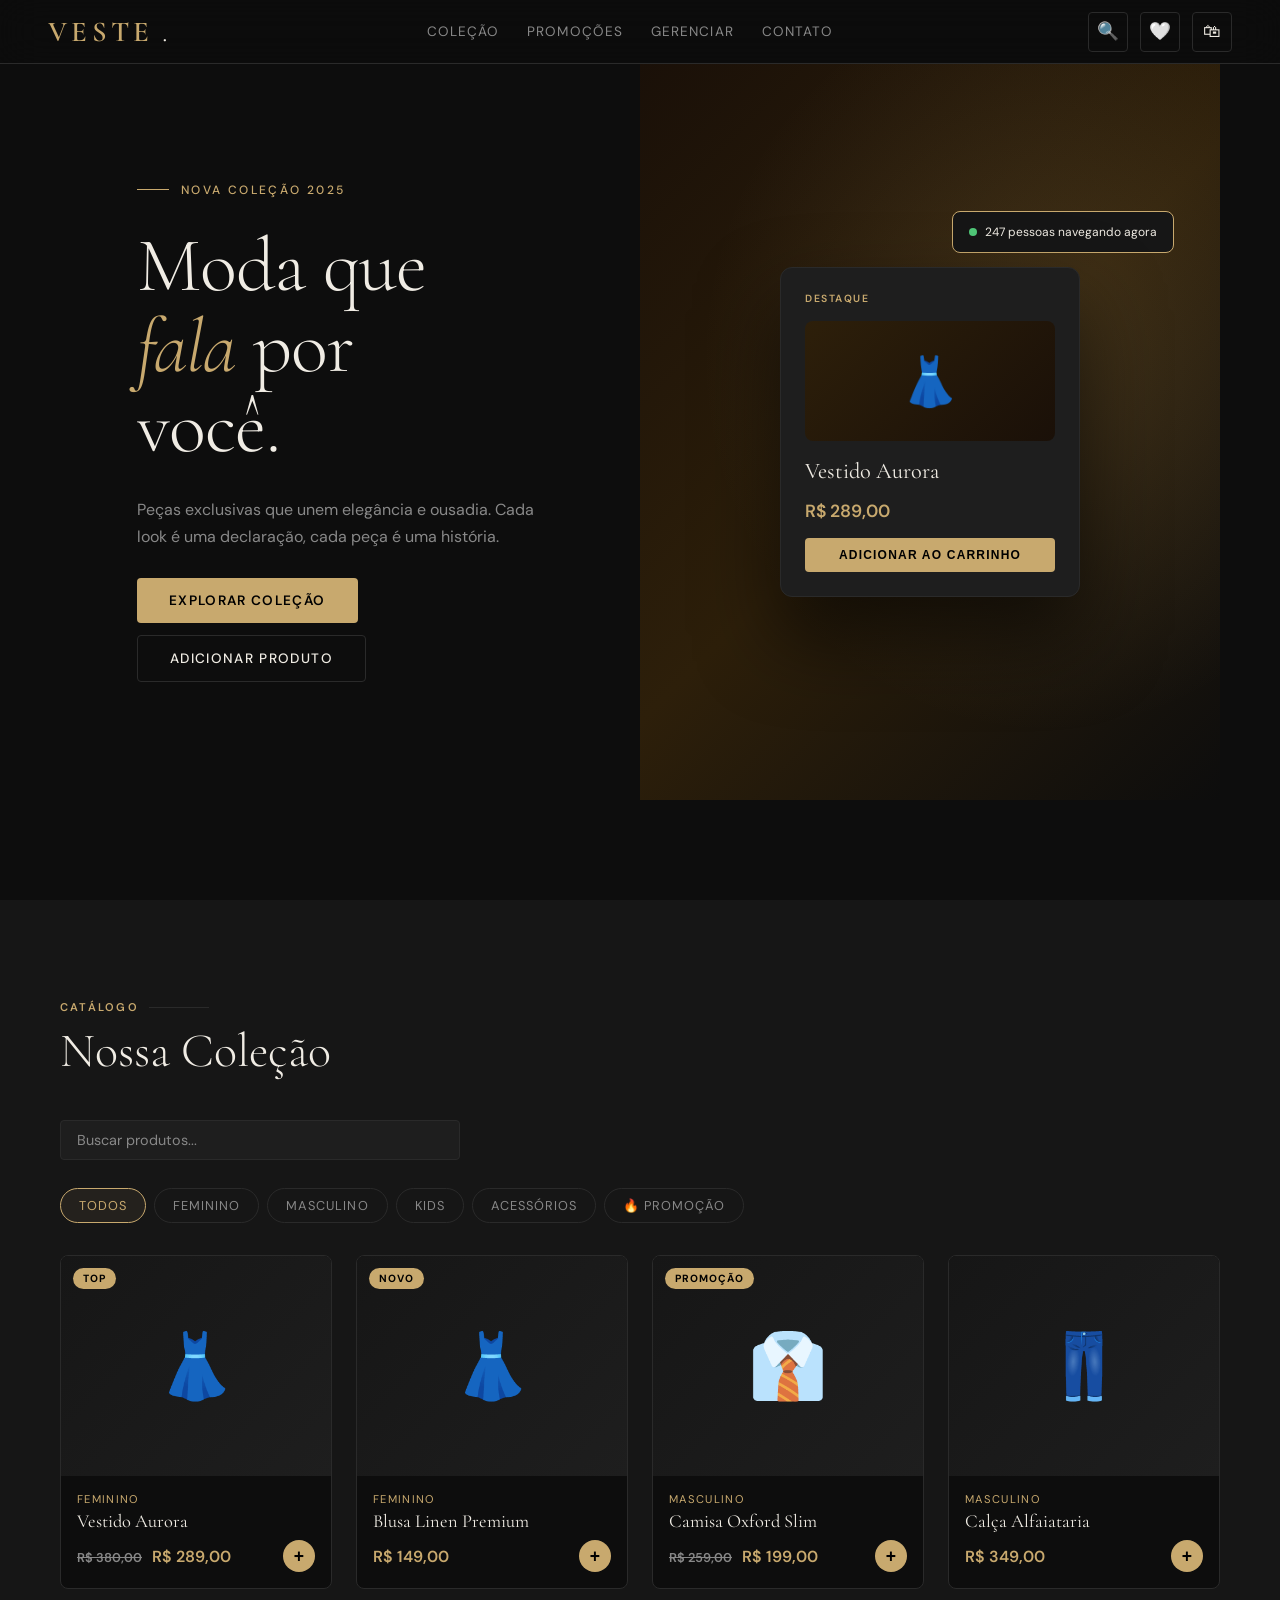
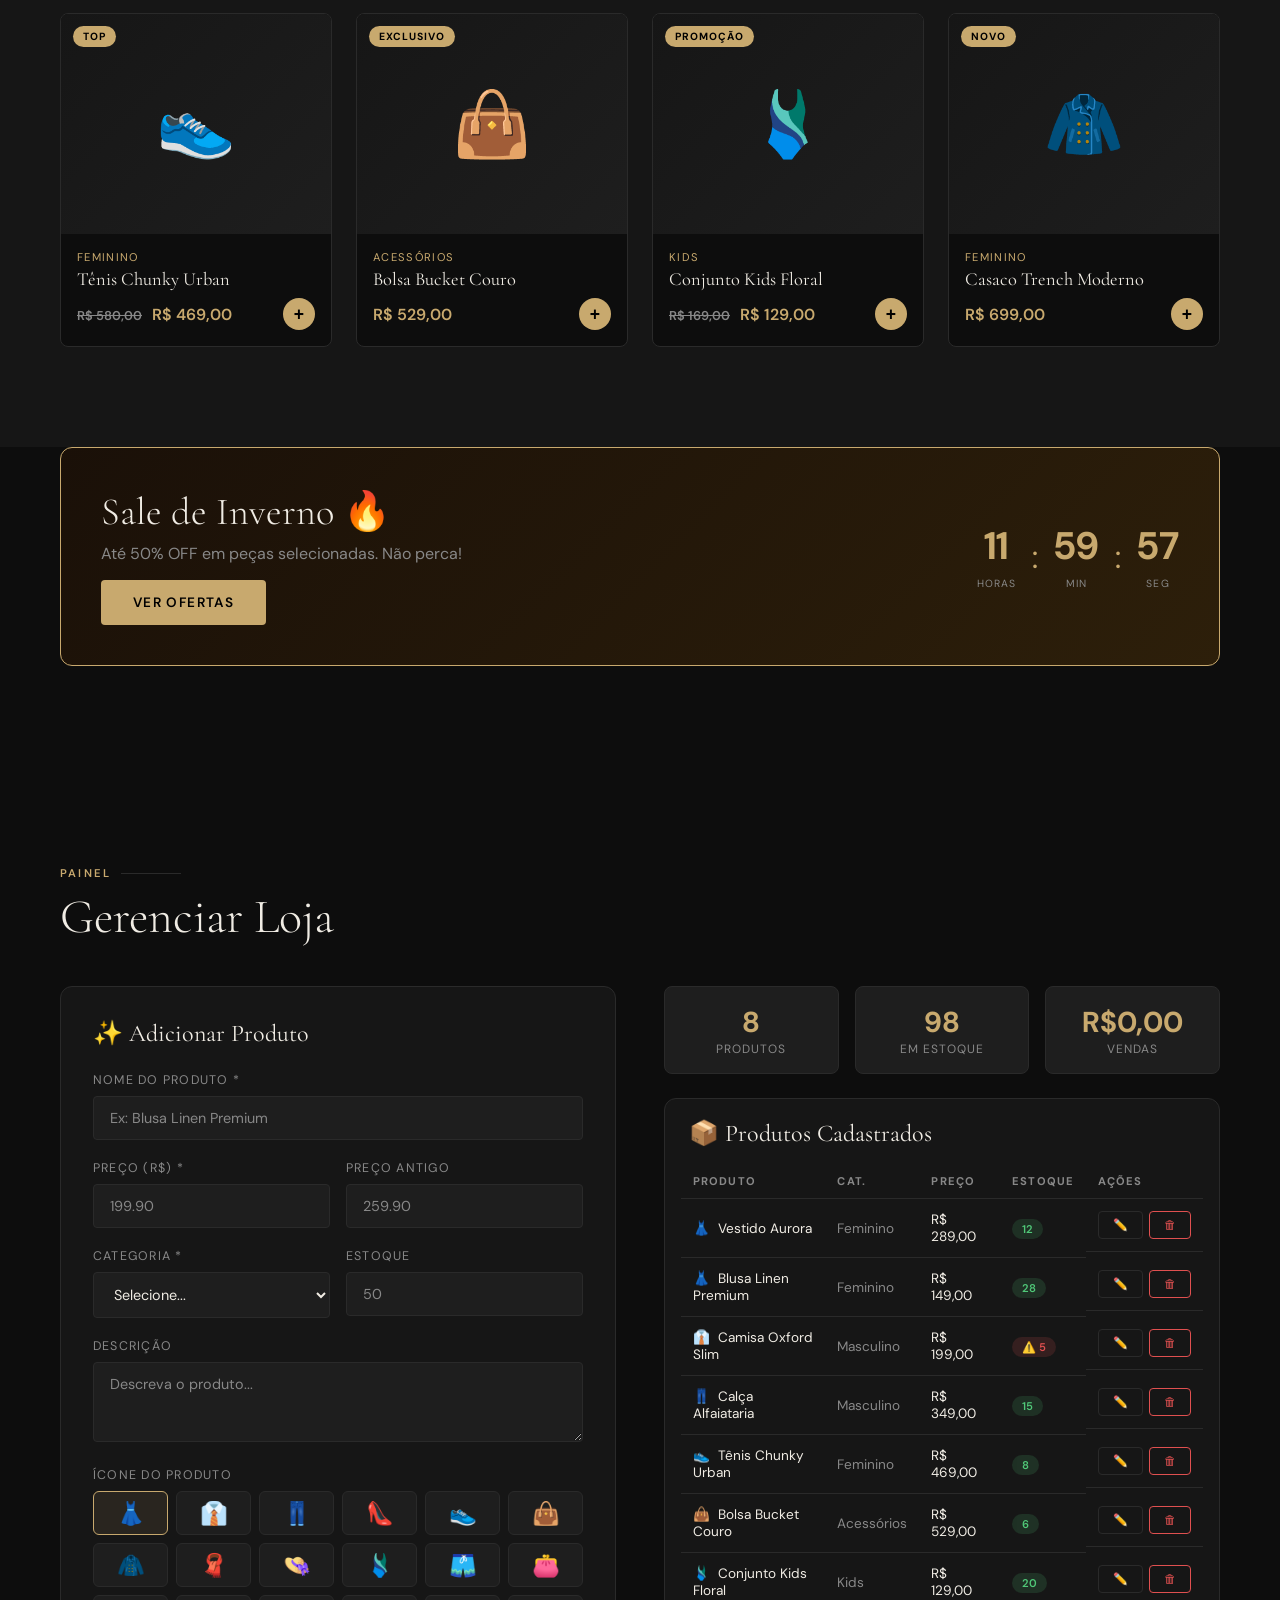
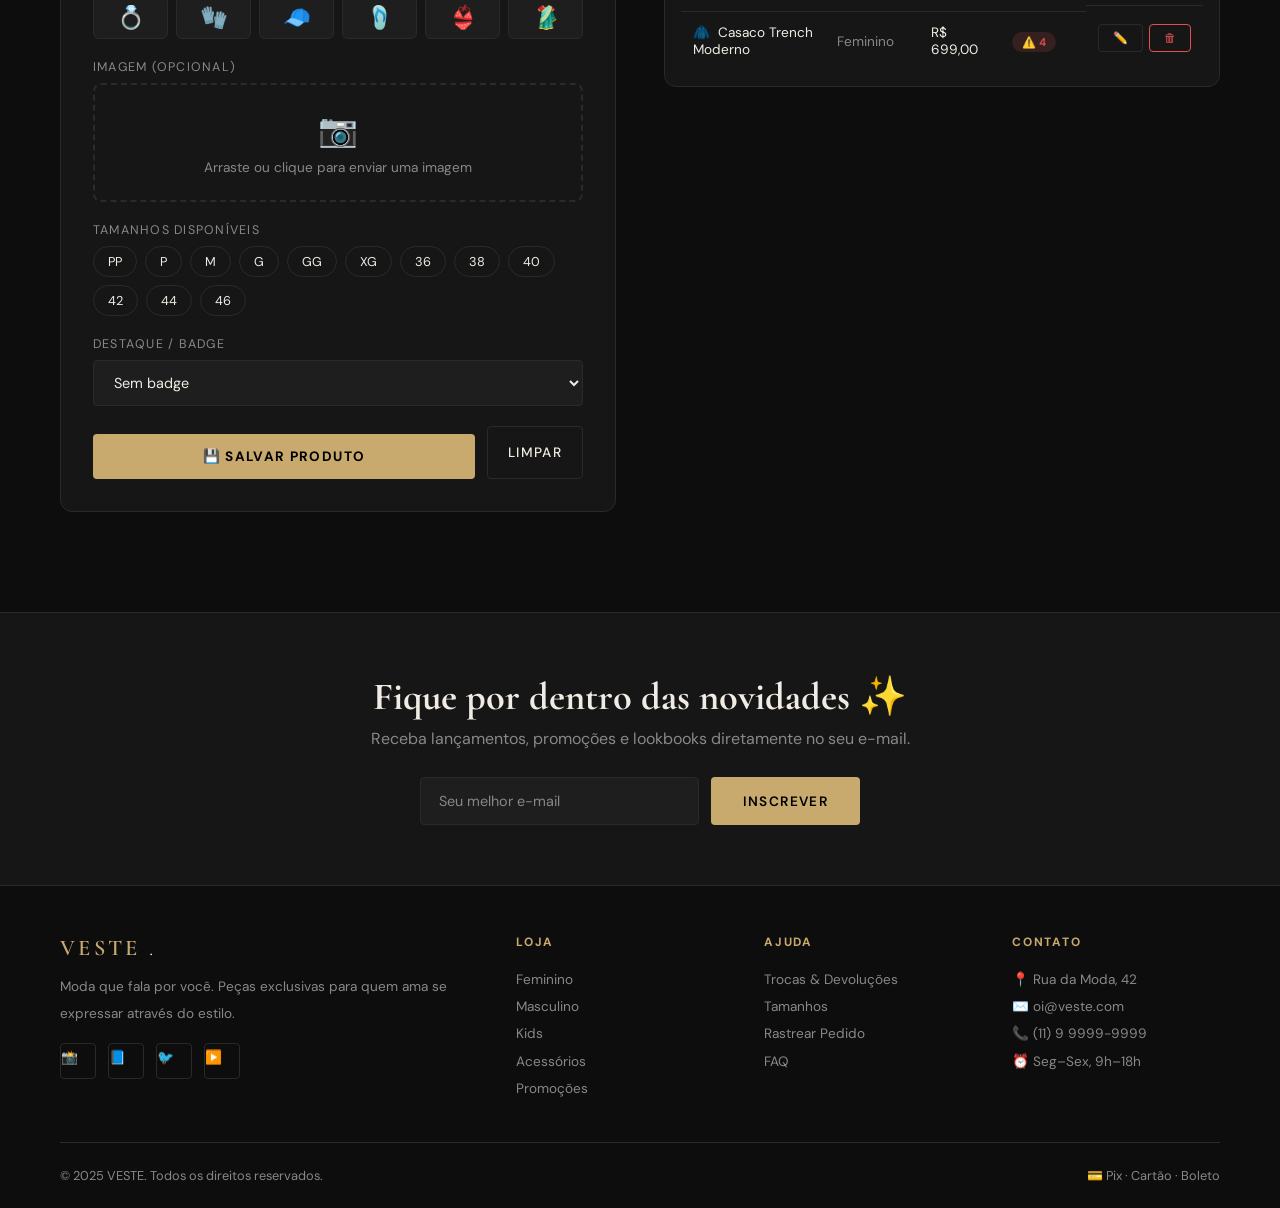
<file: loja-roupas.html>
<!DOCTYPE html>
<html lang="pt-BR">
<head>
<meta charset="UTF-8">
<meta name="viewport" content="width=device-width, initial-scale=1.0">
<title>VESTE — Moda que Fala por Você</title>
<link href="https://fonts.googleapis.com/css2?family=Cormorant+Garamond:ital,wght@0,300;0,400;0,600;1,300;1,400&family=DM+Sans:wght@300;400;500;600&display=swap" rel="stylesheet">
<style>
  :root {
    --bg: #0d0d0d;
    --surface: #161616;
    --surface2: #1e1e1e;
    --border: #2a2a2a;
    --accent: #c8a96e;
    --accent2: #e8c98e;
    --text: #f0ece4;
    --muted: #888;
    --danger: #e05050;
    --success: #50c878;
    --radius: 4px;
    --transition: 0.3s cubic-bezier(.4,0,.2,1);
  }
  *, *::before, *::after { box-sizing: border-box; margin: 0; padding: 0; }
  html { scroll-behavior: smooth; }
  body {
    font-family: 'DM Sans', sans-serif;
    background: var(--bg);
    color: var(--text);
    min-height: 100vh;
    overflow-x: hidden;
  }

  /* ── SCROLLBAR ── */
  ::-webkit-scrollbar { width: 4px; }
  ::-webkit-scrollbar-track { background: var(--bg); }
  ::-webkit-scrollbar-thumb { background: var(--accent); border-radius: 2px; }

  /* ── HEADER ── */
  header {
    position: fixed; top: 0; left: 0; right: 0; z-index: 100;
    background: rgba(13,13,13,0.92);
    backdrop-filter: blur(20px);
    border-bottom: 1px solid var(--border);
    display: flex; align-items: center; justify-content: space-between;
    padding: 0 clamp(16px,4vw,48px);
    height: 64px;
    transition: var(--transition);
  }
  .logo {
    font-family: 'Cormorant Garamond', serif;
    font-size: 1.8rem; font-weight: 600; letter-spacing: .15em;
    color: var(--accent); text-decoration: none;
    display: flex; align-items: center; gap: 8px;
  }
  .logo span { color: var(--text); font-weight: 300; }
  nav { display: flex; gap: 28px; align-items: center; }
  nav a {
    color: var(--muted); text-decoration: none; font-size: .85rem;
    letter-spacing: .08em; text-transform: uppercase;
    transition: color var(--transition); position: relative;
  }
  nav a::after {
    content: ''; position: absolute; bottom: -4px; left: 0; right: 0;
    height: 1px; background: var(--accent);
    transform: scaleX(0); transform-origin: right;
    transition: transform var(--transition);
  }
  nav a:hover { color: var(--accent); }
  nav a:hover::after { transform: scaleX(1); transform-origin: left; }
  .header-actions { display: flex; gap: 12px; align-items: center; }
  .btn-icon {
    background: none; border: 1px solid var(--border);
    color: var(--text); width: 40px; height: 40px;
    border-radius: var(--radius); cursor: pointer;
    display: flex; align-items: center; justify-content: center;
    font-size: 1.1rem; transition: var(--transition); position: relative;
  }
  .btn-icon:hover { border-color: var(--accent); color: var(--accent); }
  .cart-badge {
    position: absolute; top: -6px; right: -6px;
    background: var(--accent); color: #000;
    width: 18px; height: 18px; border-radius: 50%;
    font-size: .65rem; font-weight: 700;
    display: flex; align-items: center; justify-content: center;
    display: none;
  }
  .hamburger {
    display: none; flex-direction: column; gap: 5px;
    background: none; border: none; cursor: pointer; padding: 4px;
  }
  .hamburger span {
    display: block; width: 22px; height: 1.5px;
    background: var(--text); transition: var(--transition);
  }

  /* ── MOBILE NAV ── */
  .mobile-menu {
    display: none; position: fixed; top: 64px; left: 0; right: 0; bottom: 0;
    background: var(--bg); z-index: 99; flex-direction: column;
    padding: 32px; gap: 24px; overflow-y: auto;
  }
  .mobile-menu.open { display: flex; }
  .mobile-menu a {
    color: var(--text); text-decoration: none;
    font-family: 'Cormorant Garamond', serif;
    font-size: 2rem; font-weight: 300;
    border-bottom: 1px solid var(--border); padding-bottom: 16px;
    transition: color var(--transition);
  }
  .mobile-menu a:hover { color: var(--accent); }

  /* ── HERO ── */
  .hero {
    min-height: 100vh;
    display: grid; grid-template-columns: 1fr 1fr;
    padding-top: 64px;
  }
  .hero-content {
    display: flex; flex-direction: column; justify-content: center;
    padding: clamp(32px,6vw,100px);
    gap: 28px;
  }
  .hero-eyebrow {
    font-size: .75rem; letter-spacing: .2em; text-transform: uppercase;
    color: var(--accent); font-weight: 500;
    display: flex; align-items: center; gap: 12px;
  }
  .hero-eyebrow::before {
    content: ''; display: block; width: 32px; height: 1px; background: var(--accent);
  }
  .hero-title {
    font-family: 'Cormorant Garamond', serif;
    font-size: clamp(3rem,6vw,5.5rem);
    font-weight: 300; line-height: 1.05;
    letter-spacing: -.01em;
  }
  .hero-title em { font-style: italic; color: var(--accent); }
  .hero-desc { color: var(--muted); line-height: 1.7; max-width: 420px; }
  .hero-ctas { display: flex; gap: 12px; flex-wrap: wrap; }
  .btn-primary {
    background: var(--accent); color: #000;
    border: none; padding: 14px 32px;
    font-family: 'DM Sans', sans-serif; font-size: .85rem;
    font-weight: 600; letter-spacing: .1em; text-transform: uppercase;
    cursor: pointer; transition: var(--transition); border-radius: var(--radius);
    text-decoration: none; display: inline-block;
  }
  .btn-primary:hover { background: var(--accent2); transform: translateY(-2px); }
  .btn-ghost {
    background: none; color: var(--text);
    border: 1px solid var(--border); padding: 14px 32px;
    font-family: 'DM Sans', sans-serif; font-size: .85rem;
    font-weight: 500; letter-spacing: .1em; text-transform: uppercase;
    cursor: pointer; transition: var(--transition); border-radius: var(--radius);
  }
  .btn-ghost:hover { border-color: var(--accent); color: var(--accent); }
  .hero-visual {
    background: var(--surface);
    position: relative; overflow: hidden;
    display: flex; align-items: center; justify-content: center;
  }
  .hero-visual-inner {
    width: 100%; height: 100%;
    background: linear-gradient(135deg, #1a1008 0%, #2d1f0a 50%, #0d0d0d 100%);
    display: flex; align-items: center; justify-content: center;
    position: relative;
  }
  .hero-visual-inner::before {
    content: '';
    position: absolute; inset: 0;
    background: radial-gradient(ellipse at 70% 40%, rgba(200,169,110,.15) 0%, transparent 60%);
  }
  .hero-mockup {
    width: 55%; max-width: 300px;
    background: var(--surface2);
    border: 1px solid var(--border);
    border-radius: 12px; padding: 24px;
    display: flex; flex-direction: column; gap: 16px;
    position: relative; z-index: 1;
    box-shadow: 0 40px 80px rgba(0,0,0,.6);
  }
  .mockup-tag {
    font-size: .65rem; letter-spacing: .15em; text-transform: uppercase;
    color: var(--accent); font-weight: 600;
  }
  .mockup-name {
    font-family: 'Cormorant Garamond', serif;
    font-size: 1.4rem; font-weight: 400;
  }
  .mockup-price {
    font-size: 1.1rem; font-weight: 600; color: var(--accent);
  }
  .mockup-thumb {
    height: 120px; background: linear-gradient(135deg, #2d1f0a, #1a1008);
    border-radius: 8px; display: flex; align-items: center; justify-content: center;
    font-size: 3rem;
  }
  .mockup-btn {
    background: var(--accent); color: #000;
    border: none; padding: 10px; border-radius: 4px;
    font-size: .75rem; font-weight: 700; letter-spacing: .1em;
    text-transform: uppercase; cursor: pointer;
  }
  .hero-floating {
    position: absolute; top: 20%; right: 8%;
    background: var(--surface); border: 1px solid var(--accent);
    border-radius: 8px; padding: 12px 16px;
    font-size: .75rem; display: flex; align-items: center; gap: 8px;
    animation: floatBadge 3s ease-in-out infinite;
  }
  @keyframes floatBadge {
    0%,100% { transform: translateY(0); }
    50% { transform: translateY(-8px); }
  }
  .dot-online { width: 8px; height: 8px; border-radius: 50%; background: var(--success); }

  /* ── SECTION ── */
  section { padding: clamp(48px,8vw,100px) clamp(16px,5vw,60px); }
  .section-header { margin-bottom: 40px; }
  .section-label {
    font-size: .7rem; letter-spacing: .2em; text-transform: uppercase;
    color: var(--accent); font-weight: 600; margin-bottom: 8px;
    display: flex; align-items: center; gap: 10px;
  }
  .section-label::after { content: ''; flex: 1; height: 1px; background: var(--border); max-width: 60px; }
  .section-title {
    font-family: 'Cormorant Garamond', serif;
    font-size: clamp(2rem,4vw,3rem); font-weight: 300;
  }

  /* ── PRODUCTS ── */
  #produtos { background: var(--surface); }
  .filters {
    display: flex; gap: 8px; flex-wrap: wrap; margin-bottom: 32px;
  }
  .filter-btn {
    padding: 8px 18px; border: 1px solid var(--border);
    background: none; color: var(--muted);
    font-family: 'DM Sans', sans-serif; font-size: .8rem;
    letter-spacing: .08em; text-transform: uppercase;
    cursor: pointer; border-radius: 100px;
    transition: var(--transition);
  }
  .filter-btn.active, .filter-btn:hover {
    border-color: var(--accent); color: var(--accent);
    background: rgba(200,169,110,.08);
  }
  .search-bar {
    display: flex; gap: 12px; margin-bottom: 28px; max-width: 400px;
  }
  .search-bar input {
    flex: 1; background: var(--surface2); border: 1px solid var(--border);
    color: var(--text); padding: 10px 16px; border-radius: var(--radius);
    font-family: 'DM Sans', sans-serif; font-size: .9rem;
    outline: none; transition: border-color var(--transition);
  }
  .search-bar input:focus { border-color: var(--accent); }
  .search-bar input::placeholder { color: var(--muted); }
  .products-grid {
    display: grid;
    grid-template-columns: repeat(auto-fill, minmax(260px, 1fr));
    gap: 24px;
  }
  .product-card {
    background: var(--bg); border: 1px solid var(--border);
    border-radius: 8px; overflow: hidden;
    transition: transform var(--transition), border-color var(--transition), box-shadow var(--transition);
    cursor: pointer; position: relative;
  }
  .product-card:hover {
    transform: translateY(-6px);
    border-color: var(--accent);
    box-shadow: 0 20px 40px rgba(0,0,0,.4);
  }
  .product-img {
    height: 220px;
    display: flex; align-items: center; justify-content: center;
    font-size: 4rem; position: relative;
    background: linear-gradient(135deg, var(--surface) 0%, var(--surface2) 100%);
    overflow: hidden;
  }
  .product-img img {
    width: 100%; height: 100%; object-fit: cover; display: none;
  }
  .product-badge {
    position: absolute; top: 12px; left: 12px;
    background: var(--accent); color: #000;
    font-size: .65rem; font-weight: 700; letter-spacing: .1em;
    text-transform: uppercase; padding: 4px 10px; border-radius: 100px;
  }
  .product-actions-hover {
    position: absolute; bottom: 0; left: 0; right: 0;
    background: rgba(13,13,13,.9);
    display: flex; gap: 8px; padding: 12px;
    transform: translateY(100%); transition: transform var(--transition);
  }
  .product-card:hover .product-actions-hover { transform: translateY(0); }
  .product-info { padding: 16px; }
  .product-category {
    font-size: .7rem; letter-spacing: .12em; text-transform: uppercase;
    color: var(--accent); margin-bottom: 4px;
  }
  .product-name {
    font-family: 'Cormorant Garamond', serif;
    font-size: 1.15rem; font-weight: 400; margin-bottom: 8px;
  }
  .product-bottom {
    display: flex; justify-content: space-between; align-items: center;
  }
  .product-price { font-weight: 600; font-size: 1rem; }
  .product-price .old { text-decoration: line-through; color: var(--muted); font-size: .8rem; margin-right: 6px; }
  .product-price .new { color: var(--accent); }
  .quick-add {
    width: 32px; height: 32px; border-radius: 50%;
    background: var(--accent); color: #000;
    border: none; cursor: pointer; font-size: 1.1rem; font-weight: 700;
    display: flex; align-items: center; justify-content: center;
    transition: var(--transition);
  }
  .quick-add:hover { background: var(--accent2); transform: scale(1.1); }
  .wishlist-btn {
    position: absolute; top: 12px; right: 12px;
    width: 32px; height: 32px; border-radius: 50%;
    background: rgba(13,13,13,.8); border: 1px solid var(--border);
    color: var(--muted); cursor: pointer; font-size: .9rem;
    display: flex; align-items: center; justify-content: center;
    transition: var(--transition);
  }
  .wishlist-btn:hover, .wishlist-btn.active { color: var(--danger); border-color: var(--danger); }
  .empty-state {
    text-align: center; padding: 60px 20px; color: var(--muted);
    display: none; grid-column: 1/-1;
  }
  .empty-state.show { display: block; }

  /* ── ADMIN PANEL ── */
  #admin { background: var(--bg); }
  .admin-grid { display: grid; grid-template-columns: 1fr 1fr; gap: 48px; }
  .form-card {
    background: var(--surface); border: 1px solid var(--border);
    border-radius: 12px; padding: 32px;
  }
  .form-title {
    font-family: 'Cormorant Garamond', serif;
    font-size: 1.5rem; margin-bottom: 24px; font-weight: 400;
  }
  .form-group { margin-bottom: 20px; }
  label { display: block; font-size: .78rem; letter-spacing: .1em; text-transform: uppercase; color: var(--muted); margin-bottom: 8px; }
  input, select, textarea {
    width: 100%; background: var(--surface2); border: 1px solid var(--border);
    color: var(--text); padding: 12px 16px; border-radius: var(--radius);
    font-family: 'DM Sans', sans-serif; font-size: .9rem; outline: none;
    transition: border-color var(--transition);
  }
  input:focus, select:focus, textarea:focus { border-color: var(--accent); }
  input::placeholder, textarea::placeholder { color: var(--muted); }
  select option { background: var(--surface2); }
  textarea { resize: vertical; min-height: 80px; }
  .form-row { display: grid; grid-template-columns: 1fr 1fr; gap: 16px; }
  .emoji-picker {
    display: grid; grid-template-columns: repeat(6, 1fr); gap: 8px; margin-top: 8px;
  }
  .emoji-opt {
    height: 44px; background: var(--surface2); border: 1px solid var(--border);
    border-radius: 6px; cursor: pointer; font-size: 1.4rem;
    display: flex; align-items: center; justify-content: center;
    transition: var(--transition);
  }
  .emoji-opt:hover, .emoji-opt.selected { border-color: var(--accent); background: rgba(200,169,110,.1); }
  .upload-area {
    border: 2px dashed var(--border); border-radius: 8px;
    padding: 24px; text-align: center; cursor: pointer;
    transition: var(--transition); position: relative;
  }
  .upload-area:hover { border-color: var(--accent); }
  .upload-area input[type=file] {
    position: absolute; inset: 0; opacity: 0; cursor: pointer; width: 100%; height: 100%;
  }
  .upload-icon { font-size: 2rem; margin-bottom: 8px; }
  .upload-text { font-size: .85rem; color: var(--muted); }
  .upload-preview { max-width: 100%; max-height: 120px; margin-top: 12px; border-radius: 6px; display: none; }
  .tags-input { display: flex; flex-wrap: wrap; gap: 8px; }
  .size-tag {
    padding: 6px 14px; border: 1px solid var(--border);
    border-radius: 100px; font-size: .8rem; cursor: pointer;
    transition: var(--transition);
  }
  .size-tag.active { border-color: var(--accent); background: rgba(200,169,110,.15); color: var(--accent); }
  .btn-form {
    width: 100%; background: var(--accent); color: #000;
    border: none; padding: 14px; border-radius: var(--radius);
    font-family: 'DM Sans', sans-serif; font-size: .85rem;
    font-weight: 700; letter-spacing: .1em; text-transform: uppercase;
    cursor: pointer; transition: var(--transition); margin-top: 8px;
  }
  .btn-form:hover { background: var(--accent2); }
  .btn-danger {
    background: none; border: 1px solid var(--danger);
    color: var(--danger); padding: 6px 14px; border-radius: 4px;
    font-size: .75rem; cursor: pointer; transition: var(--transition);
  }
  .btn-danger:hover { background: var(--danger); color: #fff; }
  .btn-edit {
    background: none; border: 1px solid var(--border);
    color: var(--text); padding: 6px 14px; border-radius: 4px;
    font-size: .75rem; cursor: pointer; transition: var(--transition);
  }
  .btn-edit:hover { border-color: var(--accent); color: var(--accent); }
  /* Stats */
  .stats-row { display: grid; grid-template-columns: repeat(3, 1fr); gap: 16px; margin-bottom: 24px; }
  .stat-card {
    background: var(--surface2); border: 1px solid var(--border);
    border-radius: 8px; padding: 16px; text-align: center;
  }
  .stat-val { font-size: 1.8rem; font-weight: 700; color: var(--accent); }
  .stat-label { font-size: .75rem; color: var(--muted); text-transform: uppercase; letter-spacing: .08em; }
  /* Table */
  .admin-table { width: 100%; border-collapse: collapse; font-size: .85rem; }
  .admin-table th {
    text-align: left; font-size: .7rem; letter-spacing: .1em;
    text-transform: uppercase; color: var(--muted);
    border-bottom: 1px solid var(--border); padding: 10px 12px;
  }
  .admin-table td { padding: 12px; border-bottom: 1px solid var(--border); vertical-align: middle; }
  .admin-table tr:last-child td { border-bottom: none; }
  .admin-table tr:hover td { background: rgba(200,169,110,.04); }
  .stock-badge {
    padding: 3px 10px; border-radius: 100px; font-size: .7rem; font-weight: 600;
  }
  .stock-ok { background: rgba(80,200,120,.15); color: var(--success); }
  .stock-low { background: rgba(224,80,80,.15); color: var(--danger); }

  /* ── CARRINHO ── */
  .cart-overlay {
    position: fixed; inset: 0; background: rgba(0,0,0,.7);
    z-index: 200; opacity: 0; pointer-events: none; transition: opacity var(--transition);
    backdrop-filter: blur(4px);
  }
  .cart-overlay.open { opacity: 1; pointer-events: all; }
  .cart-panel {
    position: fixed; top: 0; right: -420px; bottom: 0;
    width: min(420px, 100vw); background: var(--surface);
    border-left: 1px solid var(--border);
    z-index: 201; transition: right var(--transition);
    display: flex; flex-direction: column;
  }
  .cart-panel.open { right: 0; }
  .cart-header {
    padding: 24px; border-bottom: 1px solid var(--border);
    display: flex; justify-content: space-between; align-items: center;
  }
  .cart-title {
    font-family: 'Cormorant Garamond', serif;
    font-size: 1.5rem; font-weight: 400;
  }
  .cart-items { flex: 1; overflow-y: auto; padding: 16px; display: flex; flex-direction: column; gap: 12px; }
  .cart-empty {
    display: flex; flex-direction: column; align-items: center;
    justify-content: center; height: 100%; gap: 12px; color: var(--muted);
    font-size: .9rem;
  }
  .cart-item {
    background: var(--surface2); border: 1px solid var(--border);
    border-radius: 8px; padding: 12px;
    display: flex; gap: 12px; align-items: center;
    animation: slideIn .3s ease;
  }
  @keyframes slideIn { from { opacity:0; transform:translateX(20px); } to { opacity:1; transform:translateX(0); } }
  .cart-item-emoji { font-size: 2.2rem; width: 56px; text-align: center; }
  .cart-item-info { flex: 1; }
  .cart-item-name { font-size: .9rem; font-weight: 500; margin-bottom: 2px; }
  .cart-item-meta { font-size: .75rem; color: var(--muted); }
  .cart-item-price { font-weight: 700; color: var(--accent); font-size: .9rem; }
  .qty-control { display: flex; align-items: center; gap: 8px; margin-top: 8px; }
  .qty-btn {
    width: 24px; height: 24px; border-radius: 50%;
    background: var(--bg); border: 1px solid var(--border);
    color: var(--text); cursor: pointer; font-size: .9rem;
    display: flex; align-items: center; justify-content: center;
    transition: var(--transition);
  }
  .qty-btn:hover { border-color: var(--accent); color: var(--accent); }
  .qty-num { font-size: .85rem; min-width: 20px; text-align: center; }
  .cart-footer {
    padding: 20px; border-top: 1px solid var(--border);
    display: flex; flex-direction: column; gap: 12px;
  }
  .cart-total {
    display: flex; justify-content: space-between;
    font-size: 1rem; font-weight: 600;
  }
  .cart-total-val { color: var(--accent); font-size: 1.2rem; }

  /* ── BANNER / PROMO ── */
  .promo-banner {
    background: linear-gradient(135deg, #1a1008 0%, #2d1f0a 100%);
    border: 1px solid var(--accent);
    border-radius: 12px; padding: 40px;
    display: flex; justify-content: space-between; align-items: center;
    margin: 0 clamp(16px,5vw,60px) clamp(48px,8vw,100px);
    flex-wrap: wrap; gap: 24px;
  }
  .promo-text h2 {
    font-family: 'Cormorant Garamond', serif;
    font-size: clamp(1.5rem,3vw,2.5rem); font-weight: 300; margin-bottom: 8px;
  }
  .promo-text p { color: var(--muted); }
  .promo-countdown { display: flex; gap: 16px; }
  .countdown-unit { text-align: center; }
  .countdown-num {
    display: block;
    font-size: clamp(1.5rem,3vw,2.5rem); font-weight: 700; color: var(--accent);
    font-variant-numeric: tabular-nums;
  }
  .countdown-label { font-size: .65rem; text-transform: uppercase; letter-spacing: .1em; color: var(--muted); }

  /* ── NEWSLETTER ── */
  .newsletter {
    background: var(--surface);
    border-top: 1px solid var(--border);
    padding: 60px clamp(16px,5vw,60px);
    text-align: center;
  }
  .newsletter h2 {
    font-family: 'Cormorant Garamond', serif;
    font-size: clamp(1.8rem,3vw,2.5rem); margin-bottom: 8px;
  }
  .newsletter p { color: var(--muted); margin-bottom: 28px; }
  .newsletter-form { display: flex; gap: 12px; max-width: 440px; margin: 0 auto; }
  .newsletter-form input {
    flex: 1; background: var(--surface2); border: 1px solid var(--border);
    padding: 14px 18px;
  }

  /* ── FOOTER ── */
  footer {
    background: var(--bg); border-top: 1px solid var(--border);
    padding: 48px clamp(16px,5vw,60px) 24px;
  }
  .footer-grid { display: grid; grid-template-columns: 2fr 1fr 1fr 1fr; gap: 40px; margin-bottom: 40px; }
  .footer-col h3 {
    font-size: .75rem; letter-spacing: .15em; text-transform: uppercase;
    color: var(--accent); margin-bottom: 16px;
  }
  .footer-col p, .footer-col a {
    font-size: .85rem; color: var(--muted); line-height: 2;
    text-decoration: none; display: block; transition: color var(--transition);
  }
  .footer-col a:hover { color: var(--text); }
  .footer-bottom {
    border-top: 1px solid var(--border);
    padding-top: 24px;
    display: flex; justify-content: space-between; align-items: center;
    flex-wrap: wrap; gap: 12px;
    font-size: .8rem; color: var(--muted);
  }
  .social-links { display: flex; gap: 12px; }
  .social-link {
    width: 36px; height: 36px; border: 1px solid var(--border);
    border-radius: var(--radius); display: flex; align-items: center;
    justify-content: center; font-size: .9rem; color: var(--muted);
    text-decoration: none; transition: var(--transition);
  }
  .social-link:hover { border-color: var(--accent); color: var(--accent); }

  /* ── MODAL ── */
  .modal-overlay {
    position: fixed; inset: 0; background: rgba(0,0,0,.8);
    z-index: 300; opacity: 0; pointer-events: none;
    transition: opacity var(--transition); display: flex;
    align-items: center; justify-content: center; padding: 16px;
    backdrop-filter: blur(8px);
  }
  .modal-overlay.open { opacity: 1; pointer-events: all; }
  .modal {
    background: var(--surface); border: 1px solid var(--border);
    border-radius: 12px; max-width: 640px; width: 100%;
    max-height: 90vh; overflow-y: auto;
    transform: translateY(20px);
    transition: transform var(--transition);
  }
  .modal-overlay.open .modal { transform: translateY(0); }
  .modal-header {
    padding: 24px 24px 0; display: flex;
    justify-content: space-between; align-items: flex-start;
  }
  .modal-body { padding: 24px; }
  .modal-product-top { display: flex; gap: 24px; flex-wrap: wrap; }
  .modal-img {
    width: 200px; height: 200px; border-radius: 8px;
    background: var(--surface2); display: flex; align-items: center;
    justify-content: center; font-size: 5rem; flex-shrink: 0;
  }
  .modal-img img { width: 100%; height: 100%; object-fit: cover; display: none; border-radius: 8px; }
  .modal-info { flex: 1; }
  .modal-category { font-size: .75rem; letter-spacing: .12em; text-transform: uppercase; color: var(--accent); }
  .modal-name { font-family: 'Cormorant Garamond', serif; font-size: 1.8rem; font-weight: 300; margin: 4px 0 12px; }
  .modal-price { font-size: 1.4rem; font-weight: 700; color: var(--accent); margin-bottom: 12px; }
  .modal-desc { color: var(--muted); font-size: .9rem; line-height: 1.7; margin-bottom: 16px; }
  .modal-sizes { display: flex; gap: 8px; flex-wrap: wrap; margin: 12px 0; }
  .size-chip {
    padding: 6px 14px; border: 1px solid var(--border);
    border-radius: 4px; font-size: .8rem; cursor: pointer;
    transition: var(--transition);
  }
  .size-chip:hover, .size-chip.sel { border-color: var(--accent); color: var(--accent); background: rgba(200,169,110,.1); }
  .modal-actions { display: flex; gap: 12px; margin-top: 20px; }

  /* ── TOAST ── */
  .toast-container { position: fixed; bottom: 24px; right: 24px; z-index: 400; display: flex; flex-direction: column; gap: 8px; }
  .toast {
    background: var(--surface); border: 1px solid var(--border);
    border-radius: 8px; padding: 12px 16px; font-size: .85rem;
    display: flex; align-items: center; gap: 10px;
    animation: toastIn .3s ease; min-width: 220px;
    box-shadow: 0 8px 24px rgba(0,0,0,.4);
  }
  @keyframes toastIn { from { opacity:0; transform:translateX(30px); } to { opacity:1; transform:translateX(0); } }
  .toast.success { border-left: 3px solid var(--success); }
  .toast.error { border-left: 3px solid var(--danger); }
  .toast.info { border-left: 3px solid var(--accent); }

  /* ── RESPONSIVE ── */
  @media (max-width: 900px) {
    .hero { grid-template-columns: 1fr; }
    .hero-visual { display: none; }
    nav { display: none; }
    .hamburger { display: flex; }
    .admin-grid { grid-template-columns: 1fr; }
    .footer-grid { grid-template-columns: 1fr 1fr; }
  }
  @media (max-width: 600px) {
    .promo-banner { text-align: center; justify-content: center; }
    .footer-grid { grid-template-columns: 1fr; }
    .newsletter-form { flex-direction: column; }
    .stats-row { grid-template-columns: 1fr; }
    .form-row { grid-template-columns: 1fr; }
    .modal-product-top { flex-direction: column; }
    .modal-img { width: 100%; }
  }
</style>
</head>
<body>

<!-- HEADER -->
<header>
  <a href="#" class="logo">VESTE<span>.</span></a>
  <nav>
    <a href="#produtos">Coleção</a>
    <a href="#promo">Promoções</a>
    <a href="#admin">Gerenciar</a>
    <a href="#contato">Contato</a>
  </nav>
  <div class="header-actions">
    <button class="btn-icon" onclick="toggleSearch()" title="Buscar">🔍</button>
    <button class="btn-icon" onclick="toggleWishlistView()" title="Favoritos">🤍</button>
    <button class="btn-icon" onclick="toggleCart()" title="Carrinho">
      🛍
      <span class="cart-badge" id="cartBadge">0</span>
    </button>
    <button class="hamburger" onclick="toggleMenu()" id="hamburgerBtn">
      <span></span><span></span><span></span>
    </button>
  </div>
</header>

<!-- MOBILE MENU -->
<div class="mobile-menu" id="mobileMenu">
  <a href="#produtos" onclick="toggleMenu()">Coleção</a>
  <a href="#promo" onclick="toggleMenu()">Promoções</a>
  <a href="#admin" onclick="toggleMenu()">Gerenciar</a>
  <a href="#contato" onclick="toggleMenu()">Contato</a>
</div>

<!-- HERO -->
<section class="hero">
  <div class="hero-content">
    <div class="hero-eyebrow">Nova Coleção 2025</div>
    <h1 class="hero-title">
      Moda que<br><em>fala</em> por<br>você.
    </h1>
    <p class="hero-desc">Peças exclusivas que unem elegância e ousadia. Cada look é uma declaração, cada peça é uma história.</p>
    <div class="hero-ctas">
      <a href="#produtos" class="btn-primary">Explorar Coleção</a>
      <button class="btn-ghost" onclick="scrollToAdmin()">Adicionar Produto</button>
    </div>
  </div>
  <div class="hero-visual">
    <div class="hero-visual-inner">
      <div class="hero-mockup">
        <div class="mockup-tag">Destaque</div>
        <div class="mockup-thumb">👗</div>
        <div class="mockup-name">Vestido Aurora</div>
        <div class="mockup-price">R$ 289,00</div>
        <button class="mockup-btn">Adicionar ao Carrinho</button>
      </div>
      <div class="hero-floating">
        <span class="dot-online"></span>
        <span>247 pessoas navegando agora</span>
      </div>
    </div>
  </div>
</section>

<!-- PRODUCTS -->
<section id="produtos">
  <div class="section-header">
    <div class="section-label">Catálogo</div>
    <h2 class="section-title">Nossa Coleção</h2>
  </div>
  <div class="search-bar">
    <input type="text" id="searchInput" placeholder="Buscar produtos..." oninput="filterProducts()">
  </div>
  <div class="filters" id="filterButtons">
    <button class="filter-btn active" onclick="filterByCategory('todos', this)">Todos</button>
    <button class="filter-btn" onclick="filterByCategory('feminino', this)">Feminino</button>
    <button class="filter-btn" onclick="filterByCategory('masculino', this)">Masculino</button>
    <button class="filter-btn" onclick="filterByCategory('kids', this)">Kids</button>
    <button class="filter-btn" onclick="filterByCategory('acessórios', this)">Acessórios</button>
    <button class="filter-btn" onclick="filterByCategory('promoção', this)">🔥 Promoção</button>
  </div>
  <div class="products-grid" id="productsGrid">
    <div class="empty-state" id="emptyState">
      <div style="font-size:3rem;margin-bottom:12px">🔍</div>
      <p>Nenhum produto encontrado.</p>
    </div>
  </div>
</section>

<!-- PROMO BANNER -->
<div class="promo-banner" id="promo">
  <div class="promo-text">
    <h2>Sale de Inverno 🔥</h2>
    <p>Até 50% OFF em peças selecionadas. Não perca!</p>
    <a href="#produtos" class="btn-primary" style="margin-top:16px;display:inline-block">Ver Ofertas</a>
  </div>
  <div class="promo-countdown">
    <div class="countdown-unit">
      <span class="countdown-num" id="cdHours">00</span>
      <span class="countdown-label">Horas</span>
    </div>
    <div style="font-size:2rem;color:var(--accent);align-self:center">:</div>
    <div class="countdown-unit">
      <span class="countdown-num" id="cdMinutes">00</span>
      <span class="countdown-label">Min</span>
    </div>
    <div style="font-size:2rem;color:var(--accent);align-self:center">:</div>
    <div class="countdown-unit">
      <span class="countdown-num" id="cdSeconds">00</span>
      <span class="countdown-label">Seg</span>
    </div>
  </div>
</div>

<!-- ADMIN -->
<section id="admin">
  <div class="section-header">
    <div class="section-label">Painel</div>
    <h2 class="section-title">Gerenciar Loja</h2>
  </div>
  <div class="admin-grid">
    <!-- FORM -->
    <div class="form-card">
      <h3 class="form-title" id="formTitle">✨ Adicionar Produto</h3>
      <input type="hidden" id="editId">

      <div class="form-group">
        <label>Nome do Produto *</label>
        <input type="text" id="pName" placeholder="Ex: Blusa Linen Premium">
      </div>
      <div class="form-row">
        <div class="form-group">
          <label>Preço (R$) *</label>
          <input type="number" id="pPrice" placeholder="199.90" step="0.01">
        </div>
        <div class="form-group">
          <label>Preço Antigo</label>
          <input type="number" id="pOldPrice" placeholder="259.90" step="0.01">
        </div>
      </div>
      <div class="form-row">
        <div class="form-group">
          <label>Categoria *</label>
          <select id="pCategory">
            <option value="">Selecione...</option>
            <option value="feminino">Feminino</option>
            <option value="masculino">Masculino</option>
            <option value="kids">Kids</option>
            <option value="acessórios">Acessórios</option>
          </select>
        </div>
        <div class="form-group">
          <label>Estoque</label>
          <input type="number" id="pStock" placeholder="50" min="0">
        </div>
      </div>
      <div class="form-group">
        <label>Descrição</label>
        <textarea id="pDesc" placeholder="Descreva o produto..."></textarea>
      </div>
      <div class="form-group">
        <label>Ícone do Produto</label>
        <div class="emoji-picker" id="emojiPicker"></div>
      </div>
      <div class="form-group">
        <label>Imagem (opcional)</label>
        <div class="upload-area" id="uploadArea">
          <input type="file" id="pImage" accept="image/*" onchange="handleImageUpload(this)">
          <div class="upload-icon">📷</div>
          <div class="upload-text">Arraste ou clique para enviar uma imagem</div>
          <img id="imagePreview" class="upload-preview">
        </div>
      </div>
      <div class="form-group">
        <label>Tamanhos Disponíveis</label>
        <div class="tags-input" id="sizesPicker"></div>
      </div>
      <div class="form-group">
        <label>Destaque / Badge</label>
        <select id="pBadge">
          <option value="">Sem badge</option>
          <option value="Novo">Novo</option>
          <option value="Promoção">Promoção</option>
          <option value="Top">Top</option>
          <option value="Exclusivo">Exclusivo</option>
        </select>
      </div>
      <div style="display:flex;gap:12px">
        <button class="btn-form" onclick="saveProduct()">💾 Salvar Produto</button>
        <button class="btn-ghost" onclick="clearForm()" style="padding:14px 20px;">Limpar</button>
      </div>
    </div>

    <!-- TABLE -->
    <div>
      <div class="stats-row">
        <div class="stat-card">
          <div class="stat-val" id="statTotal">0</div>
          <div class="stat-label">Produtos</div>
        </div>
        <div class="stat-card">
          <div class="stat-val" id="statStock">0</div>
          <div class="stat-label">Em Estoque</div>
        </div>
        <div class="stat-card">
          <div class="stat-val" id="statSales">R$0</div>
          <div class="stat-label">Vendas</div>
        </div>
      </div>
      <div class="form-card" style="padding:0;overflow:hidden">
        <div style="padding:20px 24px 0">
          <h3 class="form-title" style="margin-bottom:0">📦 Produtos Cadastrados</h3>
        </div>
        <div style="overflow-x:auto;padding:16px">
          <table class="admin-table" id="adminTable">
            <thead>
              <tr>
                <th>Produto</th>
                <th>Cat.</th>
                <th>Preço</th>
                <th>Estoque</th>
                <th>Ações</th>
              </tr>
            </thead>
            <tbody id="adminTableBody"></tbody>
          </table>
          <div id="tableEmpty" style="text-align:center;padding:32px;color:var(--muted);font-size:.9rem">
            Nenhum produto cadastrado ainda.
          </div>
        </div>
      </div>
    </div>
  </div>
</section>

<!-- NEWSLETTER -->
<div class="newsletter" id="contato">
  <h2>Fique por dentro das novidades ✨</h2>
  <p>Receba lançamentos, promoções e lookbooks diretamente no seu e-mail.</p>
  <div class="newsletter-form">
    <input type="email" id="nlEmail" placeholder="Seu melhor e-mail">
    <button class="btn-primary" onclick="subscribeNewsletter()">Inscrever</button>
  </div>
</div>

<!-- FOOTER -->
<footer>
  <div class="footer-grid">
    <div class="footer-col">
      <div class="logo" style="font-size:1.4rem;margin-bottom:12px">VESTE<span>.</span></div>
      <p>Moda que fala por você. Peças exclusivas para quem ama se expressar através do estilo.</p>
      <div class="social-links" style="margin-top:16px">
        <a class="social-link" href="#">📸</a>
        <a class="social-link" href="#">📘</a>
        <a class="social-link" href="#">🐦</a>
        <a class="social-link" href="#">▶️</a>
      </div>
    </div>
    <div class="footer-col">
      <h3>Loja</h3>
      <a href="#produtos">Feminino</a>
      <a href="#produtos">Masculino</a>
      <a href="#produtos">Kids</a>
      <a href="#produtos">Acessórios</a>
      <a href="#promo">Promoções</a>
    </div>
    <div class="footer-col">
      <h3>Ajuda</h3>
      <a href="#">Trocas & Devoluções</a>
      <a href="#">Tamanhos</a>
      <a href="#">Rastrear Pedido</a>
      <a href="#">FAQ</a>
    </div>
    <div class="footer-col">
      <h3>Contato</h3>
      <p>📍 Rua da Moda, 42</p>
      <p>✉️ oi@veste.com</p>
      <p>📞 (11) 9 9999-9999</p>
      <p>⏰ Seg–Sex, 9h–18h</p>
    </div>
  </div>
  <div class="footer-bottom">
    <span>© 2025 VESTE. Todos os direitos reservados.</span>
    <span>💳 Pix · Cartão · Boleto</span>
  </div>
</footer>

<!-- CART OVERLAY & PANEL -->
<div class="cart-overlay" id="cartOverlay" onclick="toggleCart()"></div>
<div class="cart-panel" id="cartPanel">
  <div class="cart-header">
    <h2 class="cart-title">🛍 Meu Carrinho</h2>
    <button class="btn-icon" onclick="toggleCart()">✕</button>
  </div>
  <div class="cart-items" id="cartItems">
    <div class="cart-empty" id="cartEmpty">
      <span style="font-size:3rem">🛍</span>
      <p>Seu carrinho está vazio.</p>
      <a href="#produtos" class="btn-primary" style="font-size:.8rem" onclick="toggleCart()">Ver Produtos</a>
    </div>
  </div>
  <div class="cart-footer">
    <div class="cart-total">
      <span>Total</span>
      <span class="cart-total-val" id="cartTotal">R$ 0,00</span>
    </div>
    <button class="btn-primary" onclick="checkout()">Finalizar Compra</button>
    <button class="btn-ghost" onclick="clearCart()" style="font-size:.8rem">Limpar Carrinho</button>
  </div>
</div>

<!-- PRODUCT MODAL -->
<div class="modal-overlay" id="productModal">
  <div class="modal" id="modalContent">
    <div class="modal-header">
      <span class="modal-category" id="modalCat"></span>
      <button class="btn-icon" onclick="closeModal()">✕</button>
    </div>
    <div class="modal-body">
      <div class="modal-product-top">
        <div class="modal-img" id="modalImg"></div>
        <div class="modal-info">
          <h2 class="modal-name" id="modalName"></h2>
          <div class="modal-price" id="modalPrice"></div>
          <p class="modal-desc" id="modalDesc"></p>
          <div>
            <label style="font-size:.75rem;letter-spacing:.1em;text-transform:uppercase;color:var(--muted)">Tamanho</label>
            <div class="modal-sizes" id="modalSizes"></div>
          </div>
          <div class="modal-actions">
            <button class="btn-primary" onclick="addToCartFromModal()">Adicionar ao Carrinho</button>
            <button class="btn-ghost" onclick="closeModal()">Fechar</button>
          </div>
        </div>
      </div>
    </div>
  </div>
</div>

<!-- TOAST CONTAINER -->
<div class="toast-container" id="toastContainer"></div>

<script>
// ═══════════════════════════════════════════════════════
// STATE
// ═══════════════════════════════════════════════════════
let products = JSON.parse(localStorage.getItem('veste_products') || '[]');
let cart = JSON.parse(localStorage.getItem('veste_cart') || '[]');
let wishlist = JSON.parse(localStorage.getItem('veste_wishlist') || '[]');
let totalSales = parseFloat(localStorage.getItem('veste_sales') || '0');
let activeFilter = 'todos';
let currentModalProduct = null;
let selectedEmoji = '👗';
let selectedSizes = [];
let selectedImage = null;
let editingId = null;

const EMOJIS = ['👗','👔','👖','👠','👟','👜','🧥','🧣','👒','🩱','🩳','👛','💍','🧤','🧢','🩴','👙','🥻'];
const SIZES = ['PP','P','M','G','GG','XG','36','38','40','42','44','46'];

// ═══════════════════════════════════════════════════════
// INIT
// ═══════════════════════════════════════════════════════
document.addEventListener('DOMContentLoaded', () => {
  if (products.length === 0) seedProducts();
  buildEmojiPicker();
  buildSizesPicker();
  renderProducts();
  renderAdminTable();
  updateCartUI();
  startCountdown();
  updateStats();
});

function seedProducts() {
  products = [
    { id: uid(), name: 'Vestido Aurora', category: 'feminino', price: 289, oldPrice: 380, stock: 12, desc: 'Vestido fluido midi com detalhes em renda. Perfeito para ocasiões especiais.', emoji: '👗', badge: 'Top', sizes: ['P','M','G'], image: null },
    { id: uid(), name: 'Blusa Linen Premium', category: 'feminino', price: 149, oldPrice: null, stock: 28, desc: 'Blusa de linho premium com caimento impecável. Confortável e elegante.', emoji: '👗', badge: 'Novo', sizes: ['P','M','G','GG'], image: null },
    { id: uid(), name: 'Camisa Oxford Slim', category: 'masculino', price: 199, oldPrice: 259, stock: 5, desc: 'Camisa oxford slim fit com textura diferenciada. Ideal para o dia a dia corporativo.', emoji: '👔', badge: 'Promoção', sizes: ['P','M','G','GG'], image: null },
    { id: uid(), name: 'Calça Alfaiataria', category: 'masculino', price: 349, oldPrice: null, stock: 15, desc: 'Calça de alfaiataria com corte moderno. Tecido premium que não amassa.', emoji: '👖', badge: '', sizes: ['38','40','42','44'], image: null },
    { id: uid(), name: 'Tênis Chunky Urban', category: 'feminino', price: 469, oldPrice: 580, stock: 8, desc: 'Tênis chunky com sola tratorada. Tendência máxima para looks urbanos.', emoji: '👟', badge: 'Top', sizes: ['36','37','38','39','40'], image: null },
    { id: uid(), name: 'Bolsa Bucket Couro', category: 'acessórios', price: 529, oldPrice: null, stock: 6, desc: 'Bolsa bucket em couro legítimo com alça regulável.', emoji: '👜', badge: 'Exclusivo', sizes: ['Único'], image: null },
    { id: uid(), name: 'Conjunto Kids Floral', category: 'kids', price: 129, oldPrice: 169, stock: 20, desc: 'Conjunto infantil com estampa floral alegre. Tecido macio e hipoalergênico.', emoji: '🩱', badge: 'Promoção', sizes: ['2','4','6','8','10'], image: null },
    { id: uid(), name: 'Casaco Trench Moderno', category: 'feminino', price: 699, oldPrice: null, stock: 4, desc: 'Trench coat clássico com corte contemporâneo. Peça atemporal para qualquer guarda-roupa.', emoji: '🧥', badge: 'Novo', sizes: ['P','M','G'], image: null },
  ];
  save();
}

// ═══════════════════════════════════════════════════════
// PRODUCTS RENDER
// ═══════════════════════════════════════════════════════
function renderProducts() {
  const grid = document.getElementById('productsGrid');
  const search = document.getElementById('searchInput').value.toLowerCase();
  const empty = document.getElementById('emptyState');

  let filtered = products.filter(p => {
    const matchCat = activeFilter === 'todos' ||
      (activeFilter === 'promoção' ? p.badge === 'Promoção' : p.category === activeFilter);
    const matchSearch = !search || p.name.toLowerCase().includes(search) || p.category.includes(search);
    return matchCat && matchSearch;
  });

  // Remove old cards
  grid.querySelectorAll('.product-card').forEach(c => c.remove());

  if (filtered.length === 0) {
    empty.classList.add('show');
    return;
  }
  empty.classList.remove('show');

  filtered.forEach(p => {
    const card = document.createElement('div');
    card.className = 'product-card';
    card.innerHTML = `
      <button class="wishlist-btn ${wishlist.includes(p.id)?'active':''}" onclick="toggleWishlist(event,'${p.id}')">
        ${wishlist.includes(p.id)?'❤️':'🤍'}
      </button>
      <div class="product-img">
        ${p.image ? `<img src="${p.image}" alt="${p.name}" style="display:block">` : `<span>${p.emoji}</span>`}
        ${p.badge ? `<div class="product-badge">${p.badge}</div>` : ''}
        <div class="product-actions-hover">
          <button class="btn-primary" style="flex:1;padding:10px;font-size:.8rem" onclick="openModal(event,'${p.id}')">Ver Detalhes</button>
        </div>
      </div>
      <div class="product-info">
        <div class="product-category">${p.category}</div>
        <div class="product-name">${p.name}</div>
        <div class="product-bottom">
          <div class="product-price">
            ${p.oldPrice ? `<span class="old">R$ ${fmt(p.oldPrice)}</span>` : ''}
            <span class="new">R$ ${fmt(p.price)}</span>
          </div>
          <button class="quick-add" onclick="quickAdd(event,'${p.id}')" title="Adicionar ao carrinho">+</button>
        </div>
      </div>`;
    grid.appendChild(card);
  });
}

function filterByCategory(cat, btn) {
  activeFilter = cat;
  document.querySelectorAll('.filter-btn').forEach(b => b.classList.remove('active'));
  btn.classList.add('active');
  renderProducts();
}

function filterProducts() { renderProducts(); }

// ═══════════════════════════════════════════════════════
// ADMIN
// ═══════════════════════════════════════════════════════
function buildEmojiPicker() {
  const picker = document.getElementById('emojiPicker');
  EMOJIS.forEach(e => {
    const btn = document.createElement('div');
    btn.className = 'emoji-opt' + (e === selectedEmoji ? ' selected' : '');
    btn.textContent = e;
    btn.onclick = () => {
      document.querySelectorAll('.emoji-opt').forEach(b => b.classList.remove('selected'));
      btn.classList.add('selected');
      selectedEmoji = e;
    };
    picker.appendChild(btn);
  });
}

function buildSizesPicker() {
  const pick = document.getElementById('sizesPicker');
  SIZES.forEach(s => {
    const btn = document.createElement('div');
    btn.className = 'size-tag';
    btn.textContent = s;
    btn.onclick = () => {
      btn.classList.toggle('active');
      if (btn.classList.contains('active')) selectedSizes.push(s);
      else selectedSizes = selectedSizes.filter(x => x !== s);
    };
    pick.appendChild(btn);
  });
}

function handleImageUpload(input) {
  const file = input.files[0];
  if (!file) return;
  const reader = new FileReader();
  reader.onload = e => {
    selectedImage = e.target.result;
    const preview = document.getElementById('imagePreview');
    preview.src = selectedImage;
    preview.style.display = 'block';
  };
  reader.readAsDataURL(file);
}

function saveProduct() {
  const name = document.getElementById('pName').value.trim();
  const price = parseFloat(document.getElementById('pPrice').value);
  const oldPrice = parseFloat(document.getElementById('pOldPrice').value) || null;
  const category = document.getElementById('pCategory').value;
  const stock = parseInt(document.getElementById('pStock').value) || 0;
  const desc = document.getElementById('pDesc').value.trim();
  const badge = document.getElementById('pBadge').value;

  if (!name || !price || !category) {
    toast('Preencha os campos obrigatórios.', 'error'); return;
  }

  if (editingId) {
    const idx = products.findIndex(p => p.id === editingId);
    if (idx !== -1) {
      products[idx] = { ...products[idx], name, price, oldPrice, category, stock, desc, badge, emoji: selectedEmoji, sizes: [...selectedSizes], image: selectedImage || products[idx].image };
    }
    toast('Produto atualizado!', 'success');
    editingId = null;
    document.getElementById('formTitle').textContent = '✨ Adicionar Produto';
  } else {
    products.push({ id: uid(), name, price, oldPrice, category, stock, desc, badge, emoji: selectedEmoji, sizes: [...selectedSizes], image: selectedImage });
    toast('Produto adicionado!', 'success');
  }
  save(); clearForm(); renderProducts(); renderAdminTable(); updateStats();
}

function editProduct(id) {
  const p = products.find(x => x.id === id);
  if (!p) return;
  editingId = id;
  document.getElementById('pName').value = p.name;
  document.getElementById('pPrice').value = p.price;
  document.getElementById('pOldPrice').value = p.oldPrice || '';
  document.getElementById('pCategory').value = p.category;
  document.getElementById('pStock').value = p.stock;
  document.getElementById('pDesc').value = p.desc;
  document.getElementById('pBadge').value = p.badge || '';
  selectedEmoji = p.emoji;
  selectedSizes = [...(p.sizes || [])];
  selectedImage = p.image;

  document.querySelectorAll('.emoji-opt').forEach(b => {
    b.classList.toggle('selected', b.textContent === p.emoji);
  });
  document.querySelectorAll('.size-tag').forEach(b => {
    b.classList.toggle('active', p.sizes && p.sizes.includes(b.textContent));
  });
  if (p.image) {
    const prev = document.getElementById('imagePreview');
    prev.src = p.image; prev.style.display = 'block';
  }
  document.getElementById('formTitle').textContent = '✏️ Editar Produto';
  document.getElementById('admin').scrollIntoView({ behavior: 'smooth' });
}

function deleteProduct(id) {
  if (!confirm('Remover este produto?')) return;
  products = products.filter(p => p.id !== id);
  cart = cart.filter(c => c.productId !== id);
  save(); renderProducts(); renderAdminTable(); updateCartUI(); updateStats();
  toast('Produto removido.', 'info');
}

function clearForm() {
  ['pName','pPrice','pOldPrice','pStock','pDesc'].forEach(id => document.getElementById(id).value = '');
  document.getElementById('pCategory').value = '';
  document.getElementById('pBadge').value = '';
  document.getElementById('imagePreview').style.display = 'none';
  document.getElementById('pImage').value = '';
  selectedEmoji = '👗'; selectedSizes = []; selectedImage = null; editingId = null;
  document.querySelectorAll('.emoji-opt').forEach((b,i) => b.classList.toggle('selected', i===0));
  document.querySelectorAll('.size-tag').forEach(b => b.classList.remove('active'));
  document.getElementById('formTitle').textContent = '✨ Adicionar Produto';
}

function renderAdminTable() {
  const tbody = document.getElementById('adminTableBody');
  const empty = document.getElementById('tableEmpty');
  tbody.innerHTML = '';
  if (products.length === 0) { empty.style.display = 'block'; return; }
  empty.style.display = 'none';
  products.forEach(p => {
    const tr = document.createElement('tr');
    tr.innerHTML = `
      <td><span style="margin-right:8px">${p.emoji}</span>${p.name}</td>
      <td style="color:var(--muted);text-transform:capitalize">${p.category}</td>
      <td>R$ ${fmt(p.price)}</td>
      <td><span class="stock-badge ${p.stock <= 5 ? 'stock-low':'stock-ok'}">${p.stock <= 5?'⚠️ ':''}${p.stock}</span></td>
      <td style="display:flex;gap:6px">
        <button class="btn-edit" onclick="editProduct('${p.id}')">✏️</button>
        <button class="btn-danger" onclick="deleteProduct('${p.id}')">🗑</button>
      </td>`;
    tbody.appendChild(tr);
  });
}

function updateStats() {
  document.getElementById('statTotal').textContent = products.length;
  document.getElementById('statStock').textContent = products.reduce((a,p) => a + p.stock, 0);
  document.getElementById('statSales').textContent = 'R$' + fmt(totalSales);
}

// ═══════════════════════════════════════════════════════
// CART
// ═══════════════════════════════════════════════════════
function addToCart(productId, size = null) {
  const p = products.find(x => x.id === productId);
  if (!p) return;
  const existing = cart.find(c => c.productId === productId && c.size === size);
  if (existing) existing.qty++;
  else cart.push({ productId, size, qty: 1 });
  save(); updateCartUI();
  toast(`${p.emoji} ${p.name} adicionado!`, 'success');
}

function quickAdd(e, id) { e.stopPropagation(); addToCart(id); }

function removeFromCart(productId, size) {
  cart = cart.filter(c => !(c.productId === productId && c.size === size));
  save(); updateCartUI();
}

function changeQty(productId, size, delta) {
  const item = cart.find(c => c.productId === productId && c.size === size);
  if (!item) return;
  item.qty += delta;
  if (item.qty <= 0) removeFromCart(productId, size);
  else { save(); updateCartUI(); }
}

function clearCart() {
  cart = []; save(); updateCartUI();
  toast('Carrinho limpo.', 'info');
}

function updateCartUI() {
  const itemsEl = document.getElementById('cartItems');
  const badge = document.getElementById('cartBadge');
  const totalEl = document.getElementById('cartTotal');
  const emptyEl = document.getElementById('cartEmpty');

  const total = cart.reduce((s, c) => {
    const p = products.find(x => x.id === c.productId);
    return s + (p ? p.price * c.qty : 0);
  }, 0);
  const count = cart.reduce((s, c) => s + c.qty, 0);

  badge.textContent = count;
  badge.style.display = count > 0 ? 'flex' : 'none';
  totalEl.textContent = `R$ ${fmt(total)}`;

  itemsEl.querySelectorAll('.cart-item').forEach(el => el.remove());

  if (cart.length === 0) { emptyEl.style.display = 'flex'; return; }
  emptyEl.style.display = 'none';

  cart.forEach(c => {
    const p = products.find(x => x.id === c.productId);
    if (!p) return;
    const div = document.createElement('div');
    div.className = 'cart-item';
    div.innerHTML = `
      <div class="cart-item-emoji">${p.image ? `<img src="${p.image}" style="width:48px;height:48px;object-fit:cover;border-radius:6px">` : p.emoji}</div>
      <div class="cart-item-info">
        <div class="cart-item-name">${p.name}</div>
        <div class="cart-item-meta">${c.size ? 'Tam: '+c.size : ''} · R$ ${fmt(p.price)}</div>
        <div class="qty-control">
          <button class="qty-btn" onclick="changeQty('${c.productId}','${c.size}',-1)">−</button>
          <span class="qty-num">${c.qty}</span>
          <button class="qty-btn" onclick="changeQty('${c.productId}','${c.size}',1)">+</button>
          <button class="btn-danger" style="margin-left:8px" onclick="removeFromCart('${c.productId}','${c.size}')">🗑</button>
        </div>
      </div>
      <div class="cart-item-price">R$ ${fmt(p.price * c.qty)}</div>`;
    itemsEl.appendChild(div);
  });
}

function checkout() {
  if (cart.length === 0) { toast('Carrinho vazio!', 'error'); return; }
  const total = cart.reduce((s, c) => {
    const p = products.find(x => x.id === c.productId);
    return s + (p ? p.price * c.qty : 0);
  }, 0);
  totalSales += total;
  localStorage.setItem('veste_sales', totalSales);
  cart = []; save(); updateCartUI(); toggleCart(); updateStats();
  toast('🎉 Pedido realizado com sucesso!', 'success');
}

// ═══════════════════════════════════════════════════════
// MODAL
// ═══════════════════════════════════════════════════════
function openModal(e, id) {
  e.stopPropagation();
  const p = products.find(x => x.id === id);
  if (!p) return;
  currentModalProduct = p;

  document.getElementById('modalCat').textContent = p.category;
  document.getElementById('modalName').textContent = p.name;
  document.getElementById('modalPrice').innerHTML = (p.oldPrice ? `<span style="text-decoration:line-through;color:var(--muted);font-size:.85em;margin-right:8px">R$ ${fmt(p.oldPrice)}</span>` : '') + `R$ ${fmt(p.price)}`;
  document.getElementById('modalDesc').textContent = p.desc || 'Sem descrição.';

  const imgEl = document.getElementById('modalImg');
  imgEl.innerHTML = p.image ? `<img src="${p.image}" alt="${p.name}" style="display:block">` : p.emoji;

  const sizesEl = document.getElementById('modalSizes');
  sizesEl.innerHTML = '';
  (p.sizes || []).forEach(s => {
    const chip = document.createElement('div');
    chip.className = 'size-chip';
    chip.textContent = s;
    chip.onclick = () => {
      sizesEl.querySelectorAll('.size-chip').forEach(c => c.classList.remove('sel'));
      chip.classList.add('sel');
    };
    sizesEl.appendChild(chip);
  });

  document.getElementById('productModal').classList.add('open');
  document.body.style.overflow = 'hidden';
}

function closeModal() {
  document.getElementById('productModal').classList.remove('open');
  document.body.style.overflow = '';
  currentModalProduct = null;
}

function addToCartFromModal() {
  if (!currentModalProduct) return;
  const sel = document.querySelector('#modalSizes .size-chip.sel');
  const size = sel ? sel.textContent : null;
  addToCart(currentModalProduct.id, size);
  closeModal();
}

document.getElementById('productModal').addEventListener('click', function(e) {
  if (e.target === this) closeModal();
});

// ═══════════════════════════════════════════════════════
// WISHLIST
// ═══════════════════════════════════════════════════════
function toggleWishlist(e, id) {
  e.stopPropagation();
  const btn = e.currentTarget;
  if (wishlist.includes(id)) {
    wishlist = wishlist.filter(x => x !== id);
    btn.classList.remove('active'); btn.textContent = '🤍';
    toast('Removido dos favoritos', 'info');
  } else {
    wishlist.push(id);
    btn.classList.add('active'); btn.textContent = '❤️';
    toast('Adicionado aos favoritos ❤️', 'success');
  }
  localStorage.setItem('veste_wishlist', JSON.stringify(wishlist));
}

function toggleWishlistView() {
  activeFilter = 'todos';
  document.getElementById('produtos').scrollIntoView({ behavior: 'smooth' });
  toast('Mostrando todos os produtos. Use ❤️ para filtrar favoritos.', 'info');
}

// ═══════════════════════════════════════════════════════
// UI HELPERS
// ═══════════════════════════════════════════════════════
function toggleCart() {
  const overlay = document.getElementById('cartOverlay');
  const panel = document.getElementById('cartPanel');
  const open = panel.classList.contains('open');
  overlay.classList.toggle('open', !open);
  panel.classList.toggle('open', !open);
  document.body.style.overflow = open ? '' : 'hidden';
}

function toggleMenu() {
  document.getElementById('mobileMenu').classList.toggle('open');
}

function toggleSearch() {
  const input = document.getElementById('searchInput');
  document.getElementById('produtos').scrollIntoView({ behavior: 'smooth' });
  setTimeout(() => input.focus(), 500);
}

function scrollToAdmin() {
  document.getElementById('admin').scrollIntoView({ behavior: 'smooth' });
}

function subscribeNewsletter() {
  const email = document.getElementById('nlEmail').value.trim();
  if (!email || !email.includes('@')) { toast('Digite um e-mail válido.', 'error'); return; }
  document.getElementById('nlEmail').value = '';
  toast('Inscrição realizada! Obrigado 🎉', 'success');
}

// ═══════════════════════════════════════════════════════
// COUNTDOWN
// ═══════════════════════════════════════════════════════
function startCountdown() {
  let end = localStorage.getItem('veste_countdown');
  if (!end || Date.now() > parseInt(end)) {
    end = Date.now() + 12 * 3600 * 1000;
    localStorage.setItem('veste_countdown', end);
  }
  setInterval(() => {
    const diff = Math.max(0, parseInt(end) - Date.now());
    const h = Math.floor(diff / 3600000);
    const m = Math.floor((diff % 3600000) / 60000);
    const s = Math.floor((diff % 60000) / 1000);
    document.getElementById('cdHours').textContent = pad(h);
    document.getElementById('cdMinutes').textContent = pad(m);
    document.getElementById('cdSeconds').textContent = pad(s);
  }, 1000);
}

// ═══════════════════════════════════════════════════════
// TOAST
// ═══════════════════════════════════════════════════════
function toast(msg, type = 'info') {
  const container = document.getElementById('toastContainer');
  const el = document.createElement('div');
  el.className = `toast ${type}`;
  const icons = { success: '✅', error: '❌', info: 'ℹ️' };
  el.innerHTML = `<span>${icons[type]||'ℹ️'}</span><span>${msg}</span>`;
  container.appendChild(el);
  setTimeout(() => el.remove(), 3000);
}

// ═══════════════════════════════════════════════════════
// UTILS
// ═══════════════════════════════════════════════════════
function uid() { return Math.random().toString(36).slice(2,10) + Date.now().toString(36); }
function fmt(n) { return parseFloat(n).toFixed(2).replace('.',','); }
function pad(n) { return String(n).padStart(2,'0'); }
function save() {
  localStorage.setItem('veste_products', JSON.stringify(products));
  localStorage.setItem('veste_cart', JSON.stringify(cart));
}
</script>
</body>
</html>
</file>
